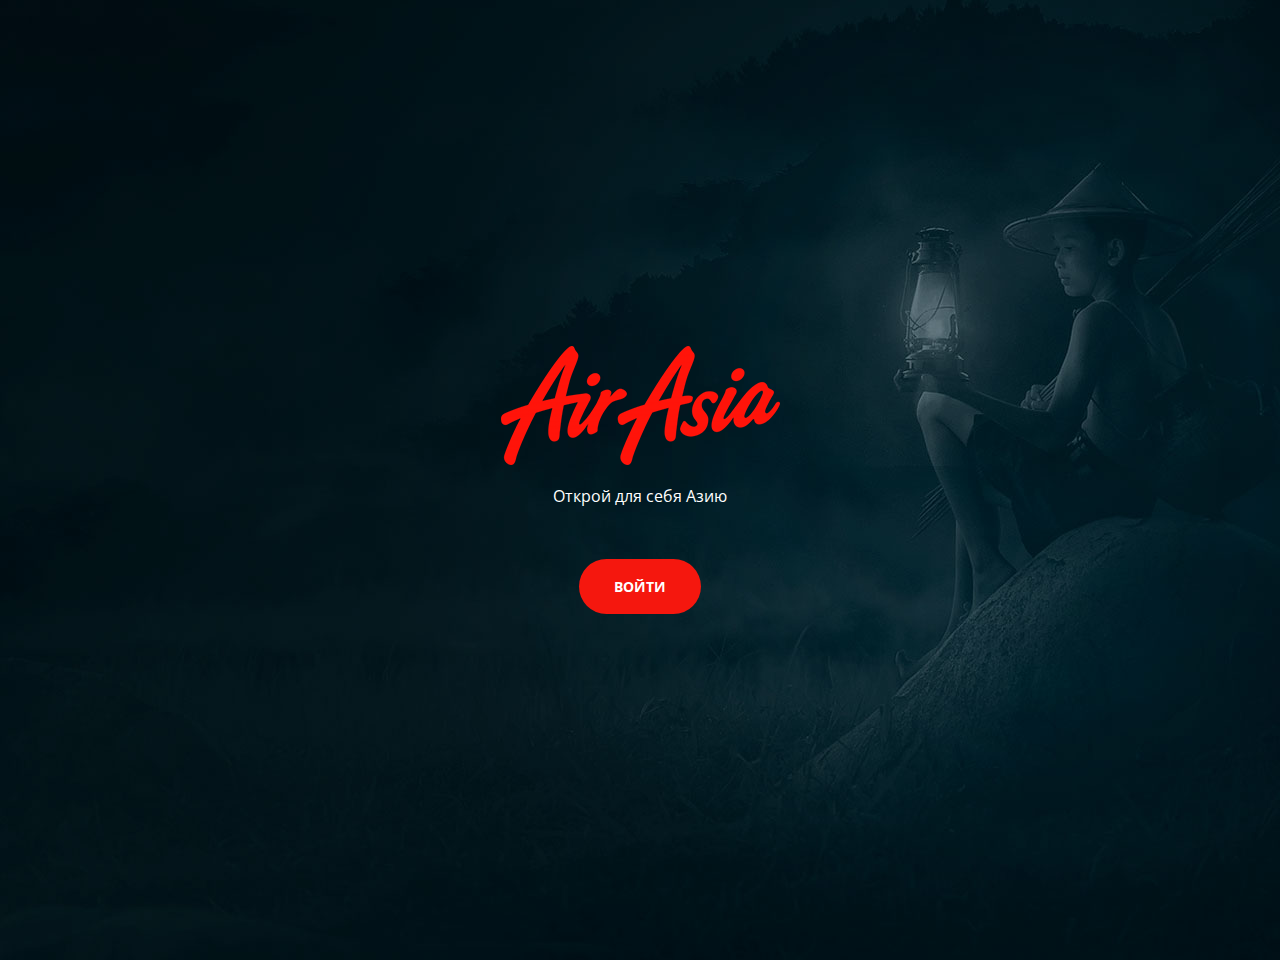
<file: index.html>
<!DOCTYPE html>
<html lang="en">
<head>
  <meta charset="UTF-8">
  <meta http-equiv="X-UA-Compatible" content="IE=edge">
  <meta name="viewport" content="width=device-width, initial-scale=1.0">
  <title>Начало | AirAsia</title>
  <link rel="preconnect" href="https://fonts.gstatic.com">
  <link href="https://fonts.googleapis.com/css2?family=Open+Sans:wght@400;700&display=swap" rel="stylesheet">
  <link rel="stylesheet" href="https://cdnjs.cloudflare.com/ajax/libs/animate.css/4.1.1/animate.min.css"/>
  <link rel="stylesheet" href="main.css">
</head>

<body>
  <div class="wrapper">
    <div class="container-background">
      <div class="start animate__animated animate__heartBeat">
        <img class="start-logo" src="./img/лого2.png" alt="" srcset="">
        <div class="open">Открой для себя Азию</div>
        <a href="main.html" class="button button__details button__details--start ">Войти</a>
      </div>
    </div>
  </div>
</body>
</html>
</file>
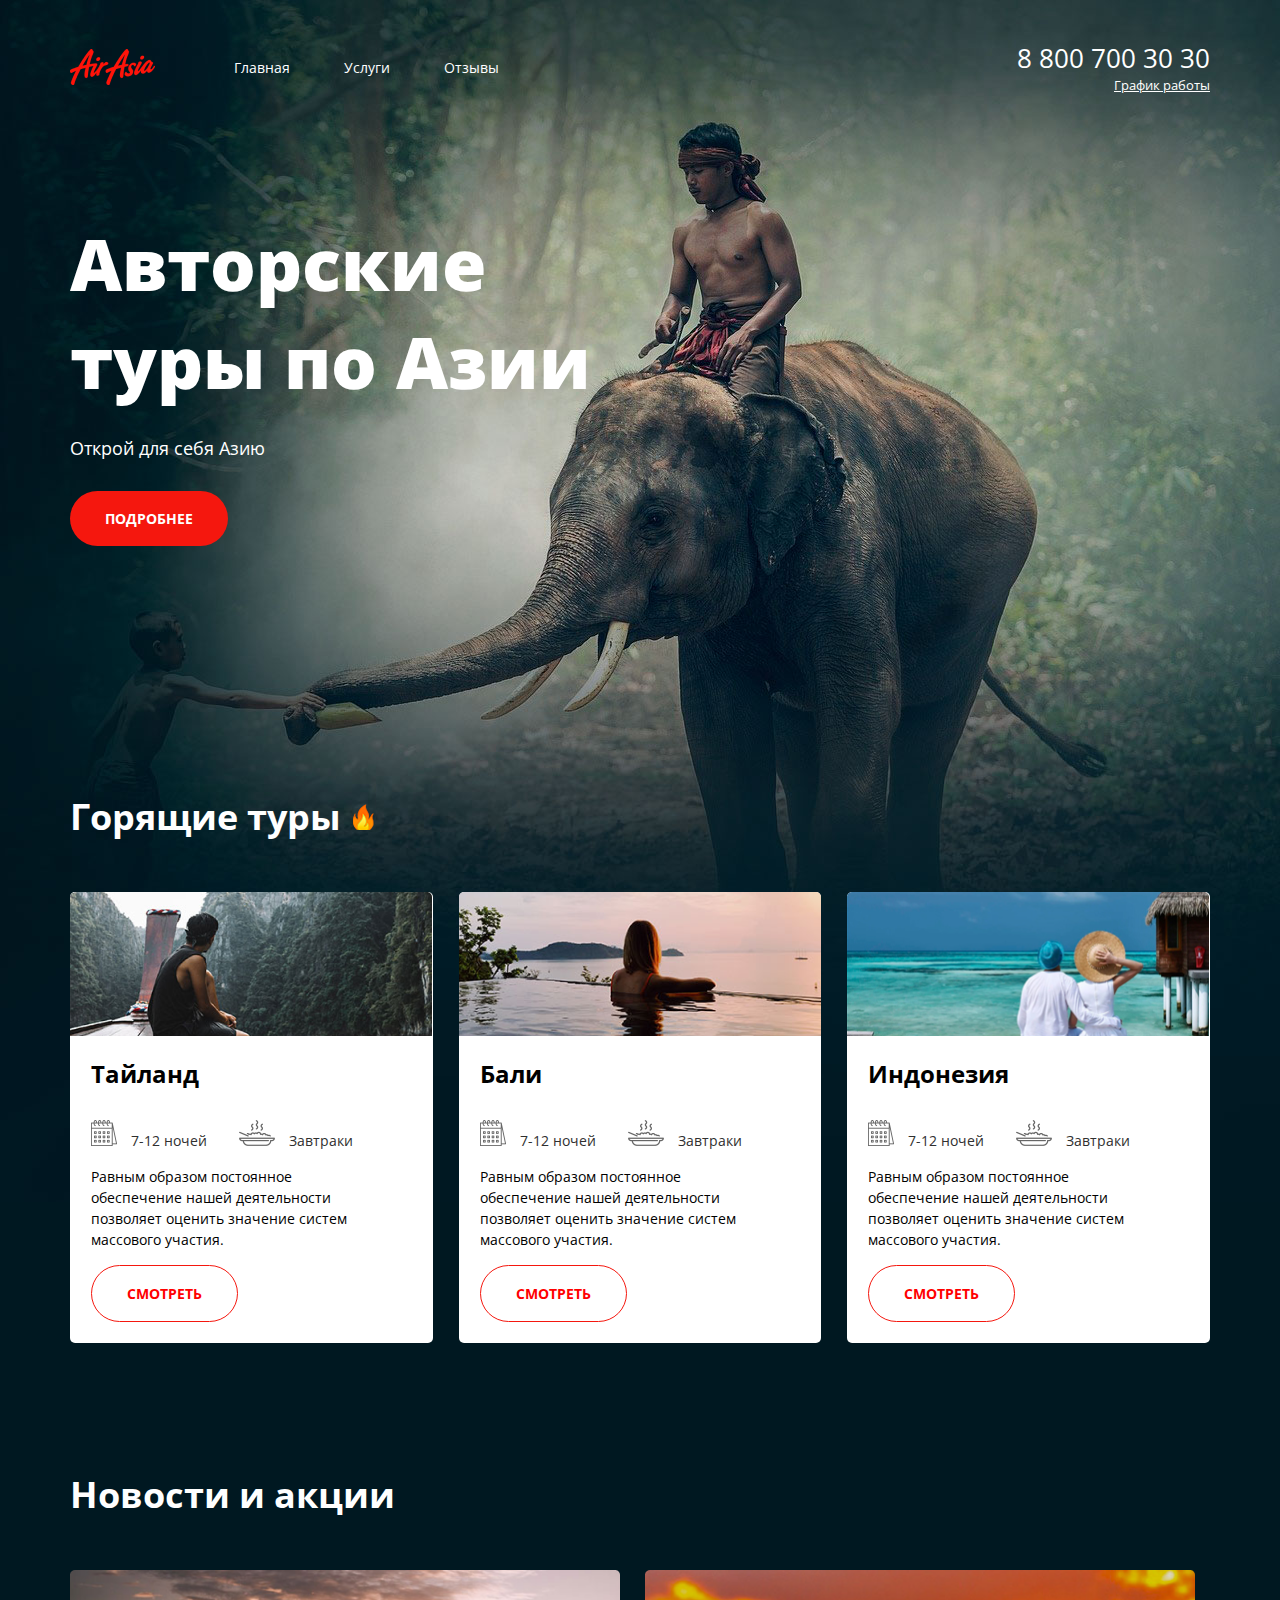
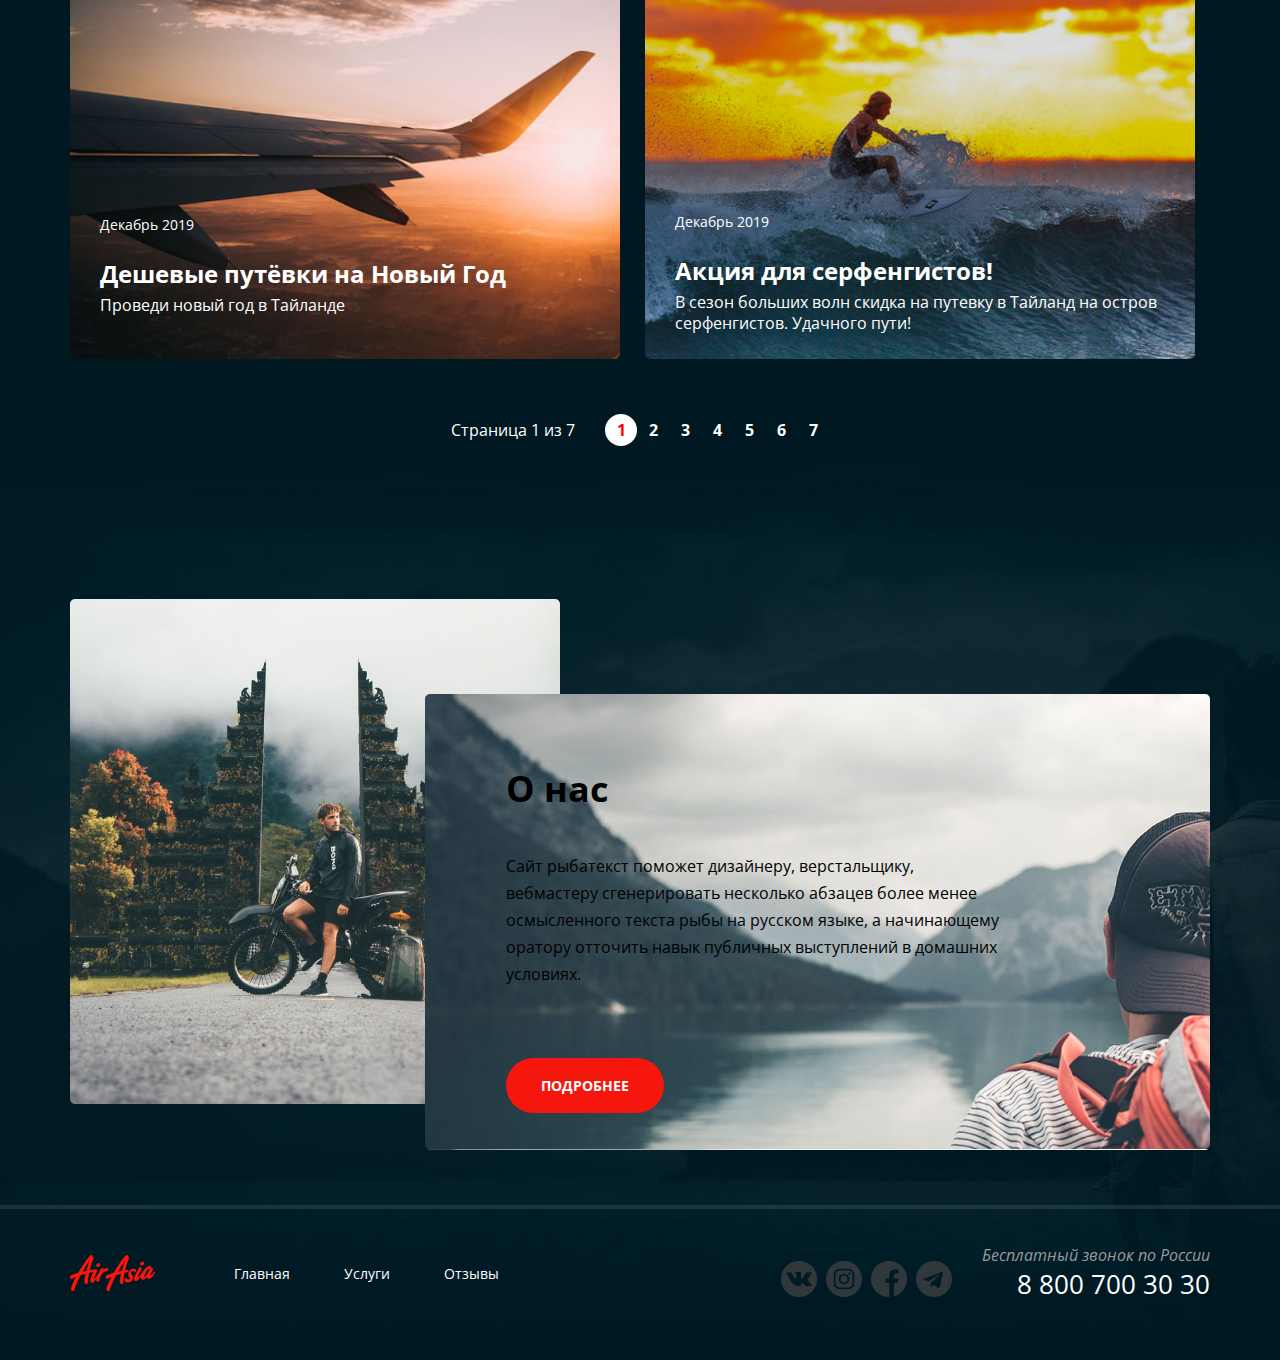
<file: main.html>
<!DOCTYPE html>
<html lang="ru">

<head>
  <meta charset="UTF-8">
  <meta http-equiv="X-UA-Compatible" content="IE=edge">
  <meta name="viewport" content="width=device-width, initial-scale=1.0">
  <title>Главная | AirAsia</title>
  <link rel="preconnect" href="https://fonts.gstatic.com">
  <link href="https://fonts.googleapis.com/css2?family=Open+Sans:wght@400;700&display=swap" rel="stylesheet">
  <link rel="stylesheet" href="main.css">
</head>

<body>
  <!-- обертка сайта -->
  <div class="wrapper main-page-wrapper">
    <!-- шапка сайта -->
    <header class="header container">
      <div class="header__col">
        <a href="main.html" class="logo">
          <img src="img/лого.png" alt="Логотип" class="logo__pic">
        </a>
        <!-- меню сайта -->
        <nav class="menu">
          <ul class="menu__columns">
            <li class="menu__list">
              <a href="main.html" class="menu__title">Главная</a>
            </li>
            <li class="menu__list">
              <a href="services.html" class="menu__title">Услуги</a>
            </li>
            <li class="menu__list">
              <a href="reviews.html" class="menu__title">Отзывы</a>
            </li>
          </ul>
        </nav>
      </div>
      <div class="header__col header__col--align--right">
        <address class="contacts">
          <a href="tel:+78007003030" class="contacts__phone">8 800 700 30 30</a>
          <div class="contacts__workhours">
            <a href="#" class="contact__link">График работы</a>
            <div class="contact__drop">
              <ul class="contact__list">
                <li class="contact__item contact__item__bold">Пн-Вс: 09:00 - 20:00</li>
                <li class="contact__item">Обед 14:00 - 14:30</li>
              </ul>
            </div>
          </div>
        </address>
      </div>
    </header>
    <!-- обёртка для страницы -->
    <div class="page-content">
      <!-- основное содержимое страницы -->
      <main class="main">
        <section class="headline container">
          <h1 class="headline__text"><strong>Авторские туры по Азии</strong></h1>
          <div class="headline__slogan">Открой для себя Азию</div>
          <a href="" class="button button__details" target="_blank">подробнее</a>
        </section>
        <section class="main-content container">
          <h2 class="title main-content__text">Горящие туры</h2>
          <ul class="offers">
            <li class="offer-item">
              <img class="offer-item__picture" src="img/river.png" alt="Тайланд">
              <div class="offer-item__desc">
                <h3 class="offer-item__subtitle">Тайланд</h3>
                <ul class="offer-item__conditions">
                  <li class="offer-item__conditions-item">
                    <img class="offer-item__icon" src="img/calendar.png" alt="Дата">
                    <div class="offer-item__text">7-12 ночей</div>
                  </li>
                  <li class="offer-item__conditions-item">
                    <img class="offer-item__icon" src="img/meal.png" alt="Еда">
                    <div class="offer-item__text">Завтраки</div>
                  </li>
                </ul>
                <p class="offer-item__text">Равным образом постоянное обеспечение нашей деятельности позволяет оценить
                  значение систем массового участия.</p>
                <a href="#" class="button button_watch" target="_blank">смотреть</a>
              </div>
            </li>
            <li class="offer-item">
              <img class="offer-item__picture" src="img/pool.png" alt="Бали">
              <div class="offer-item__desc">
                <h3 class="offer-item__subtitle">Бали</h3>
                <ul class="offer-item__conditions">
                  <li class="offer-item__conditions-item">
                    <img class="offer-item__icon" src="img/calendar.png" alt="Дата">
                    <div class="offer-item__text">7-12 ночей</div>
                  </li>
                  <li class="offer-item__conditions-item">
                    <img class="offer-item__icon" src="img/meal.png" alt="Еда">
                    <div class="offer-item__text">Завтраки</div>
                  </li>
                </ul>
                <p class="offer-item__text">Равным образом постоянное обеспечение нашей деятельности позволяет оценить
                  значение систем массового участия.</p>
                <a href="#" class="button button_watch" target="_blank">смотреть</a>
              </div>
            </li>
            <li class="offer-item">
              <img class="offer-item__picture" src="img/ocean.png" alt="Индонезия">
              <div class="offer-item__desc">
                <h3 class="offer-item__subtitle">Индонезия</h3>
                <ul class="offer-item__conditions">
                  <li class="offer-item__conditions-item">
                    <img class="offer-item__icon" src="img/calendar.png" alt="Дата">
                    <div class="offer-item__text">7-12 ночей</div>
                  </li>
                  <li class="offer-item__conditions-item">
                    <img class="offer-item__icon" src="img/meal.png" alt="Еда">
                    <div class="offer-item__text">Завтраки</div>
                  </li>
                </ul>
                <p class="offer-item__text">Равным образом постоянное обеспечение нашей деятельности позволяет оценить
                  значение систем массового участия.</p>
                <a href="#" class="button button_watch" target="_blank">смотреть</a>
              </div>
            </li>


          </ul>



        </section>
        <section class="news container">
          <h2 class="title news__headline">Новости и акции</h2>
          <ul class="news-list">
            <li class="news-item">
              <img class="news-item__icon" src="img/plain.png" alt="">
              <div class="news__text--content">
                <div class="news__date">Декабрь 2019</div>
                <h3 class="news__title">Дешевые путёвки на Новый Год</h3>
                <div class="news__slogan">Проведи новый год в Тайланде</div>
              </div>
            </li>

            <li class="news-item">
              <img class="news-item__icon" src="img/Surfer.png" alt="">
              <div class="news__text--content">
                <div class="news__date">Декабрь 2019</div>
                <h3 class="news__title">Акция для серфенгистов!</h3>
                <div class="news__slogan">В сезон больших волн скидка на путевку в Тайланд на остров серфенгистов.
                  Удачного пути!</div>
              </div>
            </li>
          </ul>

          <div class="paginator">
            <div class="paginator__display">Страница 1 из 7</div>
            <ul class="paginator__list">
              <li class="paginator__item paginator__item--active">
                <a href="#" class="paginator__link">1</a>
              </li>
              <li class="paginator__item">
                <a href="#" class="paginator__link">2</a>
              </li>
              <li class="paginator__item">
                <a href="#" class="paginator__link">3</a>
              </li>
              <li class="paginator__item">
                <a href="#" class="paginator__link">4</a>
              </li>
              <li class="paginator__item">
                <a href="#" class="paginator__link">5</a>
              </li>
              <li class="paginator__item">
                <a href="#" class="paginator__link">6</a>
              </li>
              <li class="paginator__item">
                <a href="#" class="paginator__link">7</a>
              </li>
            </ul>
          </div>

        </section>
        <section class="about container">
          <!-- <img class="about__icon1" src="img/gates.png" alt="">
            <img class="about__icon2" src="img/mountains.png" alt=""> -->
          <div class="about__desc">
            <h3 class="title about__title">О нас</h3>
            <div class="about__desc-text">
              <p>Сайт рыбатекст поможет дизайнеру, верстальщику, вебмастеру сгенерировать несколько абзацев более менее
                осмысленного текста рыбы на русском языке, а начинающему оратору отточить навык публичных выступлений в
                домашних условиях.
              </p>
              <a href="#" class="button button__details" target="_blank">подробнее</a>
            </div>


          </div>
        </section>

      </main>
    </div>
    <footer class="footer">
      <div class="container footer__container">
        <div class="footer__col">
          <a href="main.html" class="logo">
            <img src="img/лого.png" alt="Логотип" class="logo__pic">
          </a>
          <nav class="menu">
            <ul class="menu__columns">
              <li class="menu__list">
                <a href="main.html" class="menu__title">Главная</a>
              </li>
              <li class="menu__list">
                <a href="services.html" class="menu__title">Услуги</a>
              </li>
              <li class="menu__list">
                <a href="reviews.html" class="menu__title">Отзывы</a>
              </li>
            </ul>
          </nav>
        </div>
        <div class="footer__col footer__col--align--right">
          <ul class="socials">
            <li class="socials__item">
              <a href="//vk.com" target="_blank" class="socials__item--icon">
                <img src="img/vk.png" alt="">
              </a>
              <a href="//instagram.com/" target="_blank" class="socials__item--icon">
                <img src="img/in.png" alt="">
              </a>
              <a href="//facebook.com" target="_blank" class="socials__item--icon">
                <img src="img/f.png" alt="">
              </a>
              <a href="" target="_blank">
                <img src="img/telegram.png" alt="" class="socials__item--icon">
              </a>
            </li>
          </ul>
          <address class="contacts__footer">
            <div class="contacts__call">Бесплатный звонок по России</div>
            <a href="tel: +78007003030" class="contacts__phone">8 800 700 30 30</a>
          </address>
        </div>
      </div>
    </footer>
  </div>
</body>

</html>
</file>
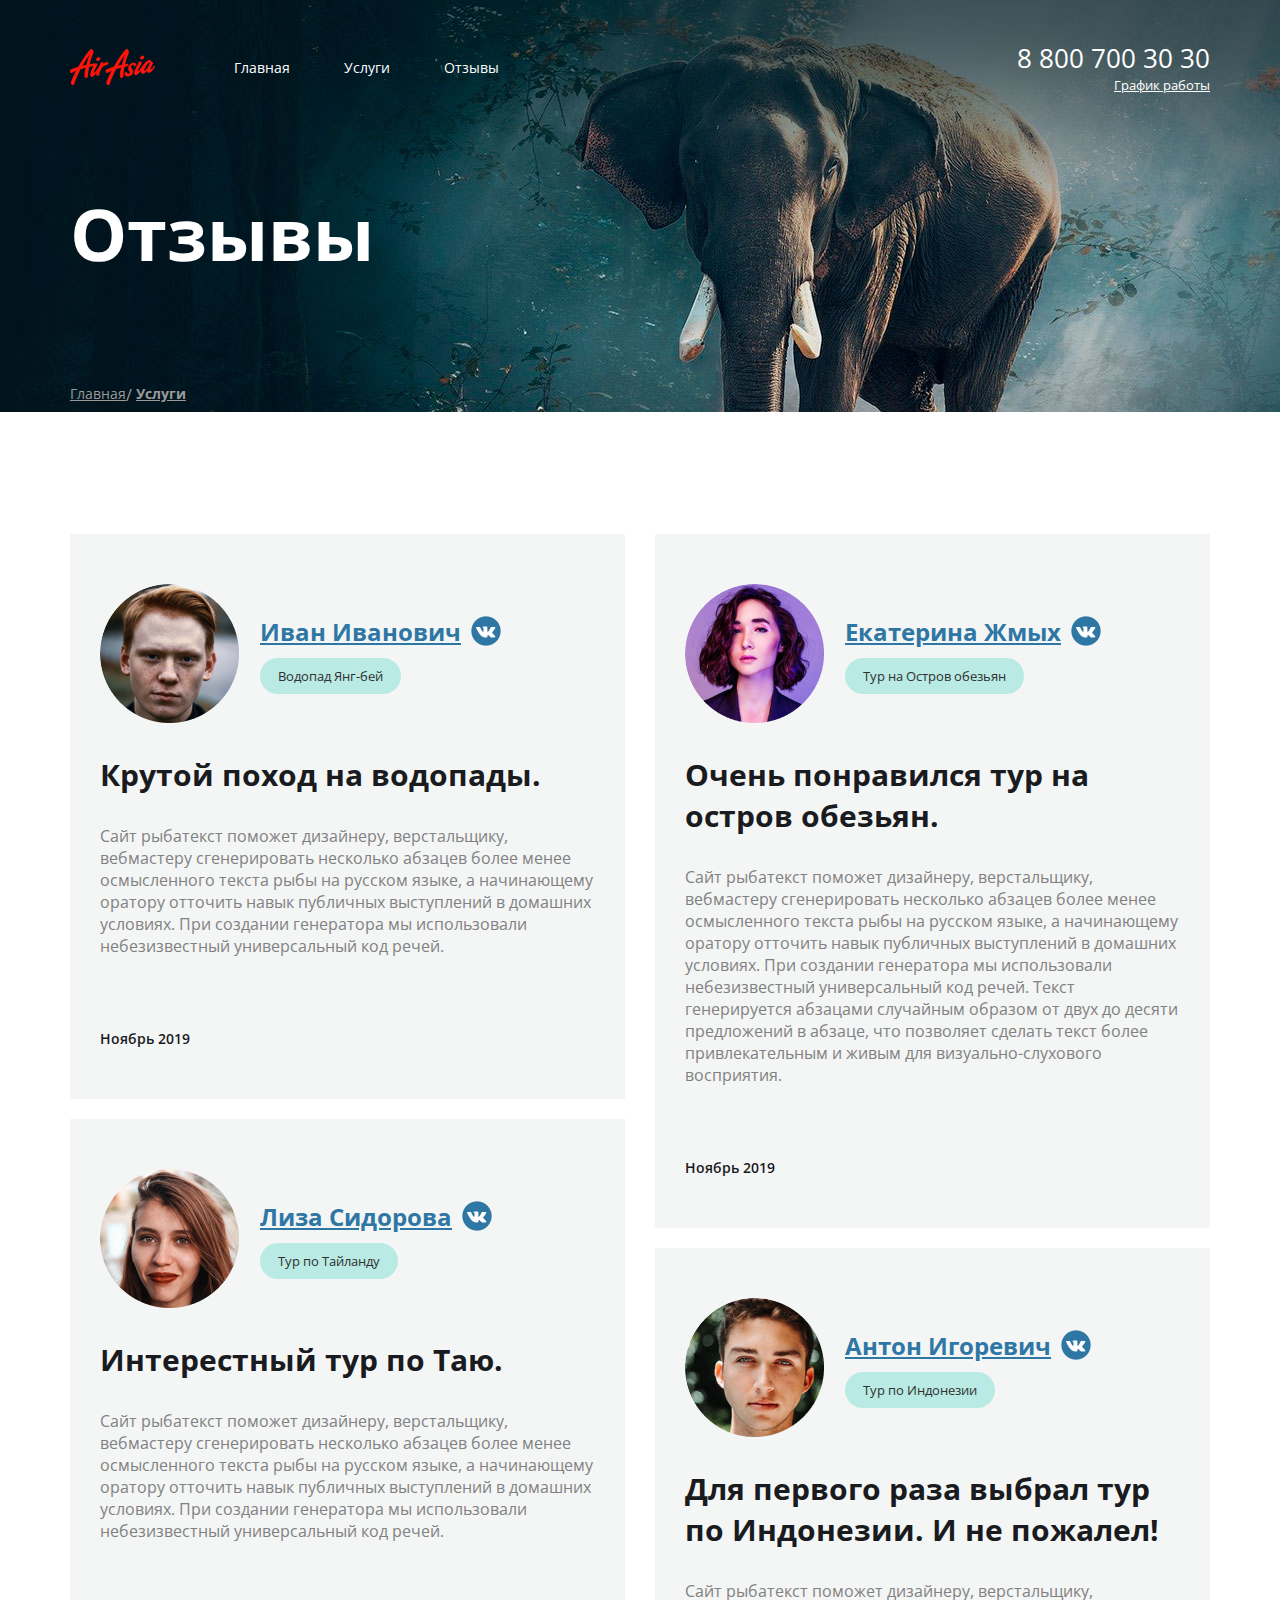
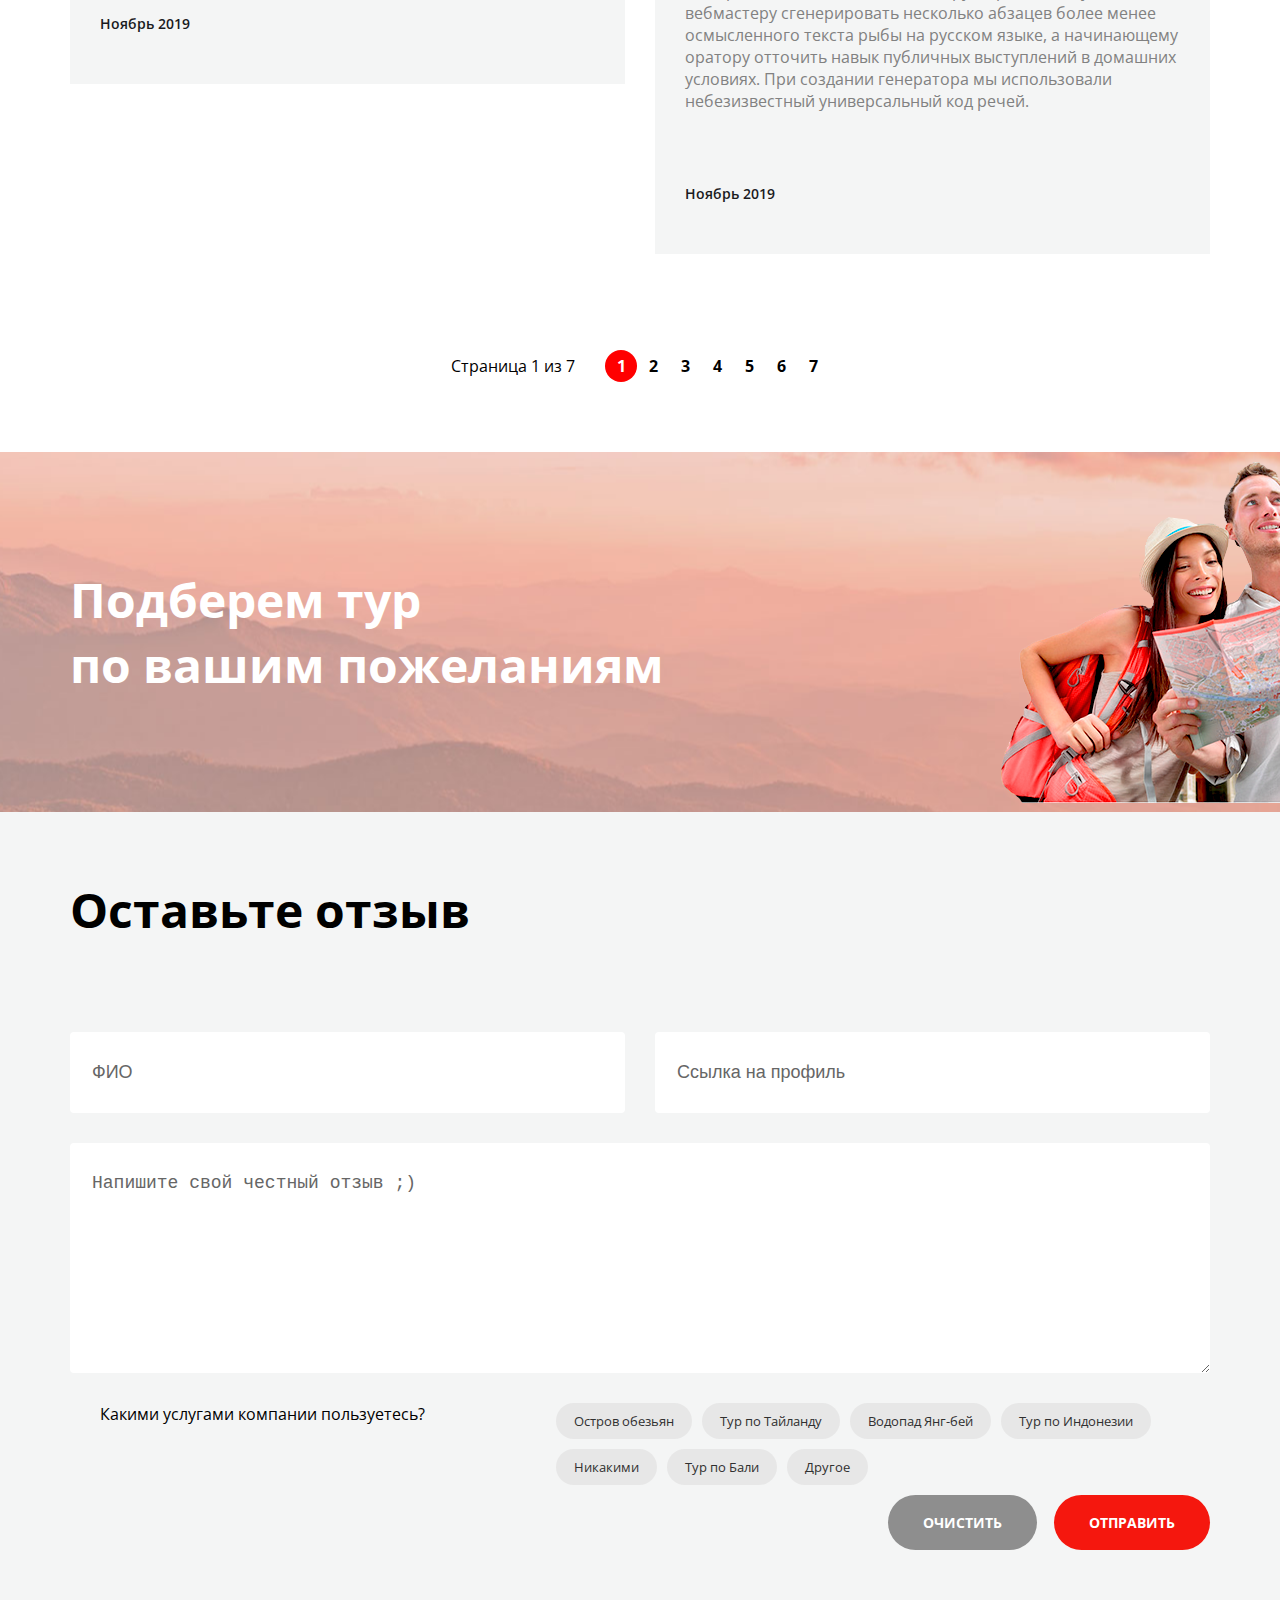
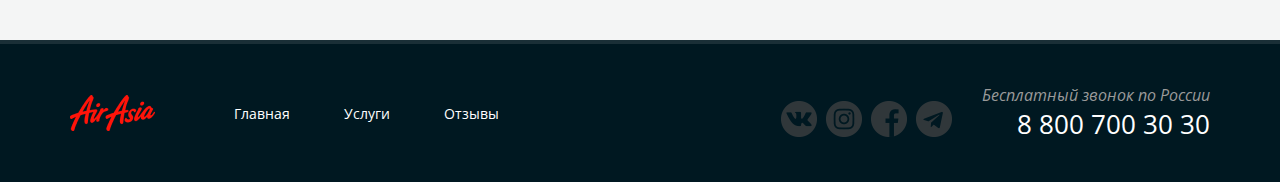
<file: reviews.html>
<!DOCTYPE html>
<html lang="ru">

<head>
  <meta charset="UTF-8">
  <meta http-equiv="X-UA-Compatible" content="IE=edge">
  <meta name="viewport" content="width=device-width, initial-scale=1.0">
  <title>Отзывы | AirAsia</title>
  <link rel="preconnect" href="https://fonts.gstatic.com">
  <link href="https://fonts.googleapis.com/css2?family=Open+Sans:wght@400;700&display=swap" rel="stylesheet">
  <link rel="stylesheet" href="main.css">
</head>

<body>
  <div class="wrapper services-wrapper">
    <section class="top-line">
      <div class="container top-line__container">
        <header class="header">
          <div class="header__col">
            <a href="main.html" class="logo">
              <img src="img/лого.png" alt="Логотип" class="logo__pic">
            </a>
            <nav class="menu">
              <ul class="menu__columns">
                <li class="menu__list">
                  <a href="main.html" class="menu__title">Главная</a>
                </li>
                <li class="menu__list">
                  <a href="services.html" class="menu__title">Услуги</a>
                </li>
                <li class="menu__list">
                  <a href="reviews.html" class="menu__title">Отзывы</a>
                </li>
              </ul>
            </nav>
          </div>
          <div class="header__col header__col--align--right">
            <address class="contacts">
              <a href="tel:+78007003030" class="contacts__phone">8 800 700 30 30</a>
              <div class="contacts__workhours">
                <a href="#" class="contact__link">График работы</a>
                <div class="contact__drop">
                  <ul class="contact__list">
                    <li class="contact__item contact__item__bold">Пн-Вс: 09:00 - 20:00</li>
                    <li class="contact__item">Обед 14:00 - 14:30</li>
                  </ul>
                </div>
              </div>
            </address>
          </div>
        </header>
        
        <h1 class="page-title">Отзывы</h1>
        <nav class="breadcrumbs">
          <ul class="breadcrumbs__list">
            <li class="breadcrumbs__item">
              <a href="#" class="breadcrumbs__link">Главная</a>
            </li>
            <li class="breadcrumbs__item breadcrumbs__item--active">
              <a href="#" class="breadcrumbs__link">Услуги</a>
            </li>
          </ul>
        </nav>
      </div>
    </section>

    <section class="page-services container">
      <div class="container">
        <ul class="reviews">
          <li class="review__item review">
            <div class="review__header">
              <div class="review__photo">
                <div class="avatar">
                  <img src="./img/Reviews/Эллипс.png" alt="user">
                </div>
              </div>
              <div class="review__userdata">
                <a href="#" class="review__user">Иван Иванович</a>
                <ul class="review__tag">
                  <li class="review__tag--item tag tag--bg--green">Водопад Янг-бей</li>
                </ul>
              </div>
            </div> 
            <div class="review__content">
              <h3 class="review__title">Крутой поход на водопады.</h3>
              <div class="review__content--text">
                <p>
                  Сайт рыбатекст поможет дизайнеру, верстальщику, вебмастеру сгенерировать несколько абзацев более менее осмысленного текста рыбы на русском языке, а начинающему оратору отточить навык публичных выступлений в домашних условиях. При создании генератора мы использовали небезизвестный универсальный код речей.
                </p>
              </div>
              <time class="review__date">Ноябрь 2019</time>
            </div>
          </li>
          <li class="review__item review">
            <div class="review__header">
              <div class="review__photo">
                <div class="avatar">
                  <img src="./img/Reviews/Эллипс (2).png" alt="user">
                </div>
              </div>
              <div class="review__userdata">
                <a href="#" class="review__user">Лиза Сидорова</a>
                <ul class="review__tag">
                  <li class="review__tag--item tag tag--bg--green">Тур по Тайланду</li>
                </ul>
              </div>
            </div> 
            <div class="review__content">
              <h3 class="review__title">Интерестный тур по Таю.</h3>
              <div class="review__content--text">
                <p>
                  Сайт рыбатекст поможет дизайнеру, верстальщику, вебмастеру сгенерировать несколько абзацев более менее осмысленного текста рыбы на русском языке, а начинающему оратору отточить навык публичных выступлений в домашних условиях. При создании генератора мы использовали небезизвестный универсальный код речей.
                </p>
              </div>
              <time class="review__date">Ноябрь 2019</time>
            </div>
          </li>
          <li class="review__item review">
            <div class="review__header">
              <div class="review__photo">
                <div class="avatar">
                  <img src="./img/Reviews/Эллипс (1).png" alt="user">
                </div>
              </div>
              <div class="review__userdata">
                <a href="#" class="review__user">Екатерина Жмых</a>
                <ul class="review__tag">
                  <li class="review__tag--item tag tag--bg--green">Тур на Остров обезьян</li>
                </ul>
              </div>
            </div> 
            <div class="review__content">
              <h3 class="review__title">Очень понравился тур на остров обезьян.</h3>
              <div class="review__content--text">
                <p>
                  Сайт рыбатекст поможет дизайнеру, верстальщику, вебмастеру сгенерировать несколько абзацев более менее осмысленного текста рыбы на русском языке, а начинающему оратору отточить навык публичных выступлений в домашних условиях. При создании генератора мы использовали небезизвестный универсальный код речей. Текст генерируется абзацами случайным образом от двух до десяти предложений в абзаце, что позволяет сделать текст более привлекательным и живым для визуально-слухового восприятия.
                </p>
              </div>
              <time class="review__date">Ноябрь 2019</time>
            </div>
          </li>
          <li class="review__item review">
            <div class="review__header">
              <div class="review__photo">
                <div class="avatar">
                  <img src="./img/Reviews/Эллипс (3).png" alt="user">
                </div>
              </div>
              <div class="review__userdata">
                <a href="#" class="review__user">Антон Игоревич</a>
                <ul class="review__tag">
                  <li class="review__tag--item tag tag--bg--green">Тур по Индонезии</li>
                </ul>
              </div>
            </div> 
            <div class="review__content">
              <h3 class="review__title">Для первого раза выбрал тур по Индонезии. И не пожалел!</h3>
              <div class="review__content--text">
                <p>
                  Сайт рыбатекст поможет дизайнеру, верстальщику, вебмастеру сгенерировать несколько абзацев более менее осмысленного текста рыбы на русском языке, а начинающему оратору отточить навык публичных выступлений в домашних условиях. При создании генератора мы использовали небезизвестный универсальный код речей.
                </p>
              </div>
              <time class="review__date">Ноябрь 2019</time>
            </div>
          </li>
        </ul>
        
        
        <div class="paginator paginator__service">
          <div class="paginator__display paginator__display--black">Страница 1 из 7</div>
          <ul class="paginator__list ">
            <li class="paginator__item  paginator__item--black--active">
              <a href="#" class="paginator__link paginator__link--black">1</a>
            </li>
            <li class="paginator__item">
              <a href="#" class="paginator__link paginator__link--black">2</a>
            </li>
            <li class="paginator__item">
              <a href="#" class="paginator__link paginator__link--black">3</a>
            </li>
            <li class="paginator__item">
              <a href="#" class="paginator__link paginator__link--black">4</a>
            </li>
            <li class="paginator__item">
              <a href="#" class="paginator__link paginator__link--black">5</a>
            </li>
            <li class="paginator__item">
              <a href="#" class="paginator__link paginator__link--black">6</a>
            </li>
            <li class="paginator__item">
              <a href="#" class="paginator__link paginator__link--black">7</a>
            </li>
          </ul>
        </div>
      </div>
    </section>
    <section class="separator">
      <div class="container">
        <div class="seporator__content">
          <h2 class="seporator__title">
            Подберем тур<br> по вашим пожеланиям
          </h2>
        </div>
      </div>
    </section>
    

    <section class="inner_sectoin inner_section--bg--grey"> 
      <div class="container">
        <h2 class="inner-section__title">Оставьте отзыв</h2>
        <form action="" class="form">
          <div class="form__row">
            <input type="text" placeholder="ФИО" class="form__input">
            <input type="text" placeholder="Ссылка на профиль" class="form__input">
          </div>
          <div class="form__row">
            <textarea class="form__input form__input--texteria" placeholder="Напишите свой честный отзыв ;)" name="" id="" cols="30" rows="10"></textarea>
          </div>
          <div class="form__controls">
            <div class="form__controls--title">Какими услугами компании пользуетесь?</div>
            <ul class="controls">
              <li class="controls__item">
                <label class="controls__elem">
                  <input type="checkbox" class="controls__checkbox">
                  <div class="tag controls__tag">Остров обезьян</div>
                </label>
              </li>
              <li class="controls__item">
                <label class="controls__elem">
                  <input type="checkbox" class="controls__checkbox">
                  <div class="tag controls__tag">Тур по Тайланду</div>
                </label>
              </li>
              <li class="controls__item">
                <label class="controls__elem">
                  <input type="checkbox" class="controls__checkbox">
                  <div class="tag controls__tag">Водопад Янг-бей</div>
                </label>
              </li>
              <li class="controls__item">
                <label class="controls__elem">
                  <input type="checkbox" class="controls__checkbox">
                  <div class="tag controls__tag">Тур по Индонезии</div>
                </label>
              </li>
              <li class="controls__item">
                <label class="controls__elem">
                  <input type="checkbox" class="controls__checkbox">
                  <div class="tag controls__tag">Никакими</div>
                </label>
              </li>
              <li class="controls__item">
                <label class="controls__elem">
                  <input type="checkbox" class="controls__checkbox">
                  <div class="tag controls__tag">Тур по Бали</div>
                </label>
              </li>
              <li class="controls__item">
                <label class="controls__elem">
                  <input type="checkbox" class="controls__checkbox">
                  <div class="tag controls__tag">Другое</div>
                </label>
              </li>
            </ul>
          </div>
          <div class="form__button">
            <button class="button form__btn button__clear">очистить</button>
            <button class="button form__btn button__send">отправить</button>
          </div>
        </form>
      </div>
    </section> 

    <footer class="footer inner-footer">
      <div class="container footer__container">
        <div class="footer__col">
          <a href="main.html" class="logo">
            <img src="img/лого.png" alt="Логотип" class="logo__pic">
          </a>
          <nav class="menu">
            <ul class="menu__columns">
              <li class="menu__list">
                <a href="main.html" class="menu__title">Главная</a>
              </li>
              <li class="menu__list">
                <a href="services.html" class="menu__title">Услуги</a>
              </li>
              <li class="menu__list">
                <a href="reviews.html" class="menu__title">Отзывы</a>
              </li>
            </ul>
          </nav>
        </div>
        <div class="footer__col footer__col--align--right">
          <ul class="socials">
            <li class="socials__item">
              <a href="//vk.com" target="_blank" class="socials__item--icon">
                <img src="img/vk.png" alt="">
              </a>
              <a href="//instagram.com/" target="_blank" class="socials__item--icon">
                <img src="img/in.png" alt="">
              </a>
              <a href="//facebook.com" target="_blank" class="socials__item--icon">
                <img src="img/f.png" alt="">
              </a>
              <a href="" target="_blank">
                <img src="img/telegram.png" alt="" class="socials__item--icon">
              </a>
            </li>
          </ul>
          <address class="contacts__footer">
            <div class="contacts__call">Бесплатный звонок по России</div>
            <a href="tel: +78007003030" class="contacts__phone">8 800 700 30 30</a>
          </address>
        </div>
      </div>
    </footer>
  </div>
</body>

</html>
</file>
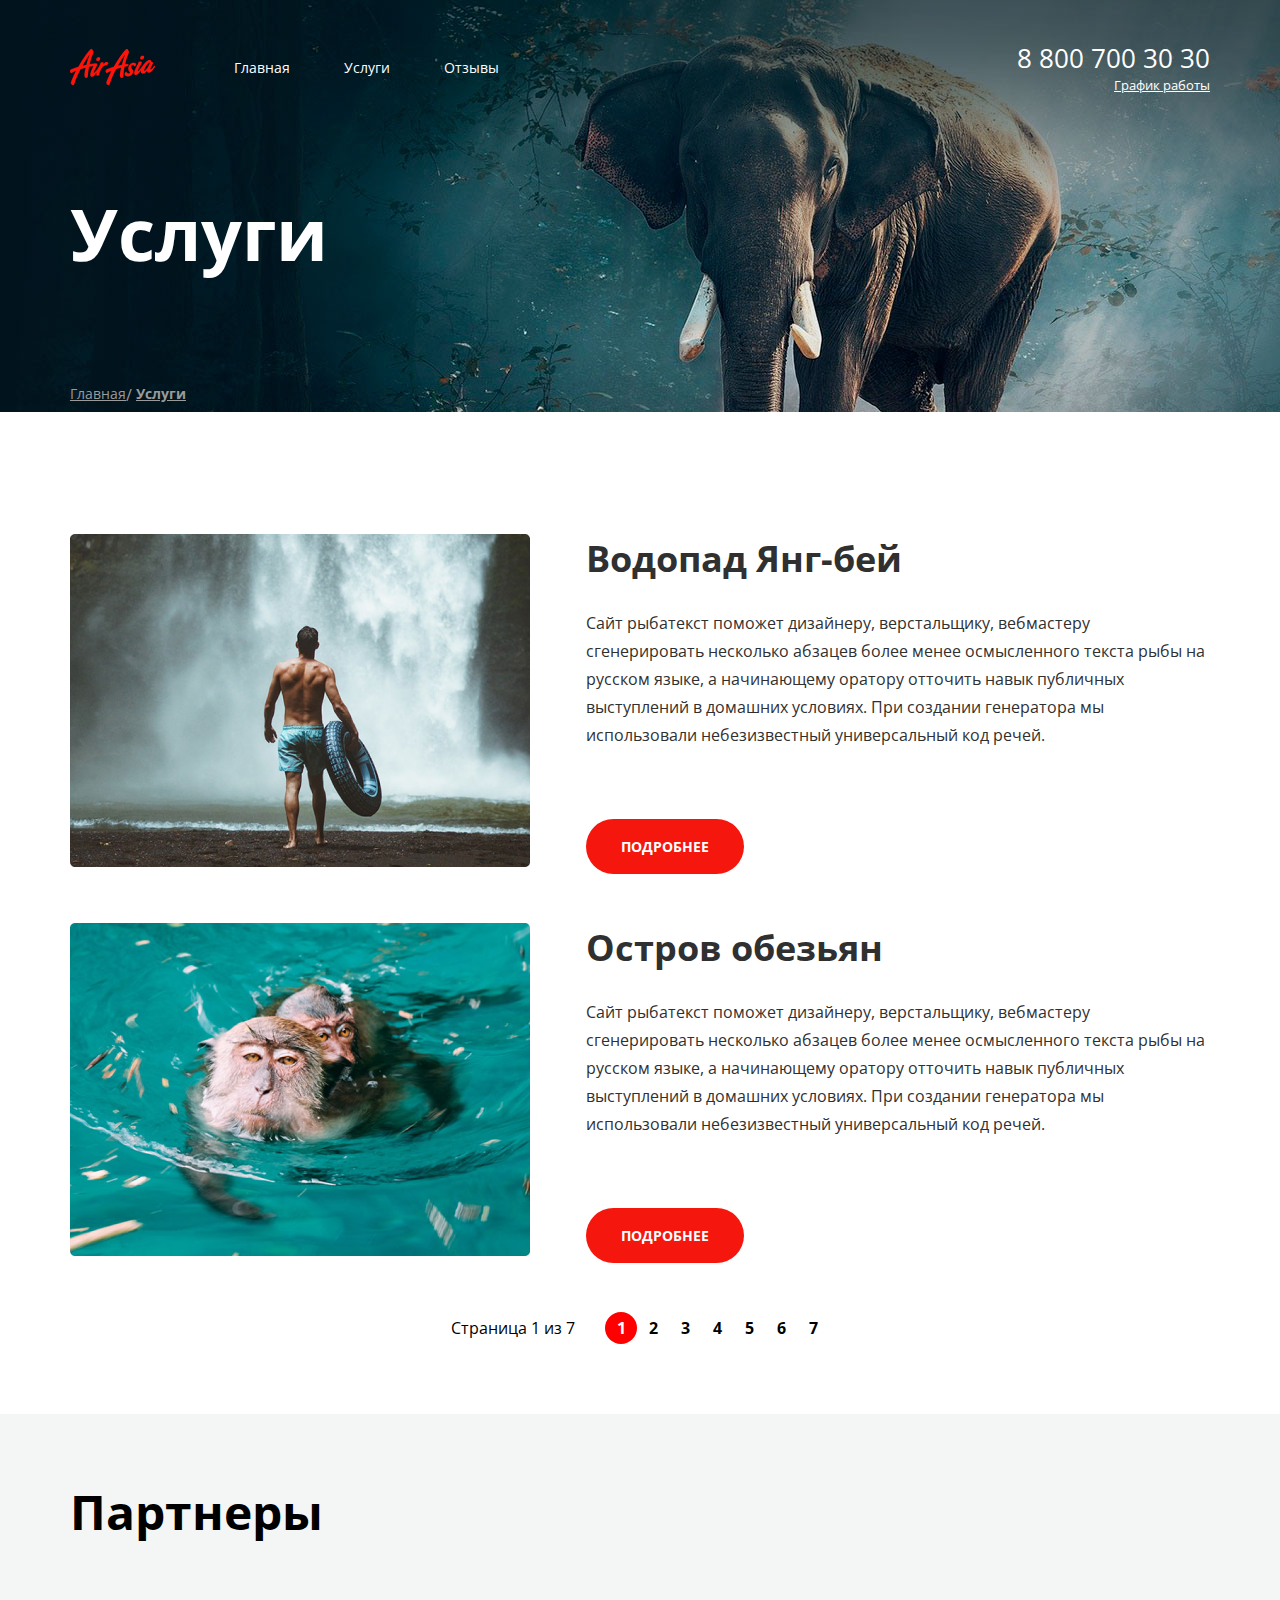
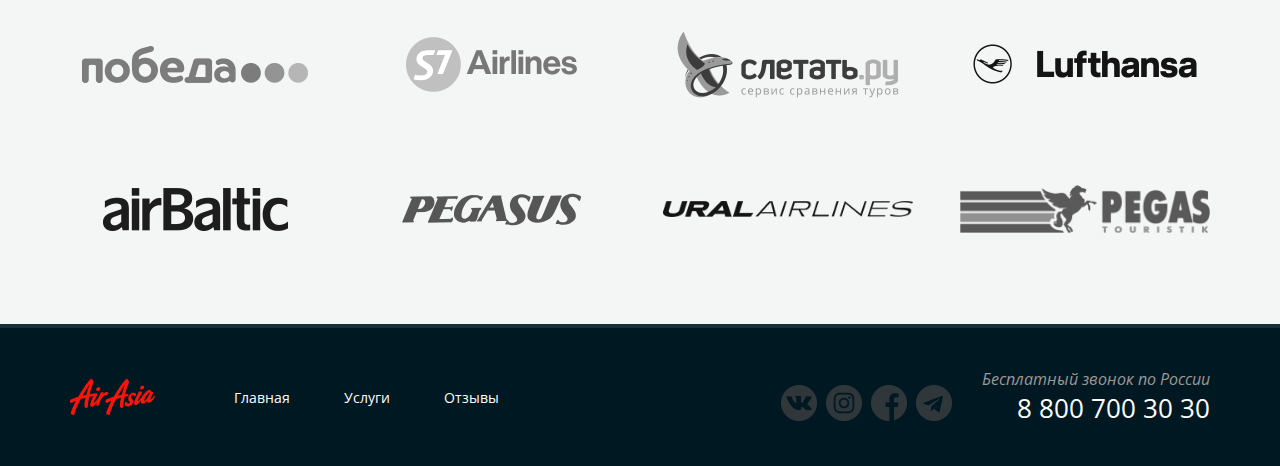
<file: services.html>
<!DOCTYPE html>
<html lang="ru">

<head>
  <meta charset="UTF-8">
  <meta http-equiv="X-UA-Compatible" content="IE=edge">
  <meta name="viewport" content="width=device-width, initial-scale=1.0">
  <title>Услуги | AirAsia</title>
  <link rel="preconnect" href="https://fonts.gstatic.com">
  <link href="https://fonts.googleapis.com/css2?family=Open+Sans:wght@400;700&display=swap" rel="stylesheet">
  <link rel="stylesheet" href="main.css">
</head>

<body>
  <div class="wrapper services-wrapper">
    <section class="top-line">
      <div class="container top-line__container">
        <header class="header">
          <div class="header__col">
            <a href="main.html" class="logo">
              <img src="img/лого.png" alt="Логотип" class="logo__pic">
            </a>
            <nav class="menu">
              <ul class="menu__columns">
                <li class="menu__list">
                  <a href="main.html" class="menu__title">Главная</a>
                </li>
                <li class="menu__list">
                  <a href="services.html" class="menu__title">Услуги</a>
                </li>
                <li class="menu__list">
                  <a href="reviews.html" class="menu__title">Отзывы</a>
                </li>
              </ul>
            </nav>
          </div>
          <div class="header__col header__col--align--right">
            <address class="contacts">
              <a href="tel:+78007003030" class="contacts__phone">8 800 700 30 30</a>
              <div class="contacts__workhours">
                <a href="#" class="contact__link">График работы</a>
                <div class="contact__drop">
                  <ul class="contact__list">
                    <li class="contact__item contact__item__bold">Пн-Вс: 09:00 - 20:00</li>
                    <li class="contact__item">Обед 14:00 - 14:30</li>
                  </ul>
                </div>
              </div>
            </address>
          </div>
        </header>
        
        <h1 class="page-title">Услуги</h1>
        <nav class="breadcrumbs">
          <ul class="breadcrumbs__list">
            <li class="breadcrumbs__item">
              <a href="#" class="breadcrumbs__link">Главная</a>
            </li>
            <li class="breadcrumbs__item breadcrumbs__item--active">
              <a href="#" class="breadcrumbs__link">Услуги</a>
            </li>
          </ul>
        </nav>
      </div>
    </section>

    <section class="page-services container">
      <div class="container">
        <ul class="content">
          <li class="service__item service">
            <div class="service-img">
              <img class="waterfall__icon" src="./img/Services/waterfall.png" alt="Водопад">
            </div>
            <div class="service__content">
              <h2 class="sercice__headline">Водопад Янг-бей</h2>
              <div class="service__text">
                <p>Сайт рыбатекст поможет дизайнеру, верстальщику, вебмастеру сгенерировать несколько абзацев более менее осмысленного текста рыбы на русском языке, а начинающему оратору отточить навык публичных выступлений в домашних условиях. При создании генератора мы использовали небезизвестный универсальный код речей. </p>
              </div>
              <a href="#" class="button button__details button__details--service ">Подробнее</a>
            </div>  
          </li>
          <li class="service__item service">
              <div class="service-img">
                <img class="island__icon" src="./img/Services/monkeys.png" alt="Остров обезьян">
              </div>
              <div class="service__content">
                <h2 class="sercice__headline">Остров обезьян</h2>
                <div class="service__text">
                  <p>Сайт рыбатекст поможет дизайнеру, верстальщику, вебмастеру сгенерировать несколько абзацев более менее осмысленного текста рыбы на русском языке, а начинающему оратору отточить навык публичных выступлений в домашних условиях. При создании генератора мы использовали небезизвестный универсальный код речей. </p>
                </div>
                <a href="#" class="button button__details button__details--service">Подробнее</a>
              </div>
            </li>
          </ul>
        <div class="paginator paginator__service">
          <div class="paginator__display paginator__display--black">Страница 1 из 7</div>
          <ul class="paginator__list ">
            <li class="paginator__item  paginator__item--black--active">
              <a href="#" class="paginator__link paginator__link--black">1</a>
            </li>
            <li class="paginator__item">
              <a href="#" class="paginator__link paginator__link--black">2</a>
            </li>
            <li class="paginator__item">
              <a href="#" class="paginator__link paginator__link--black">3</a>
            </li>
            <li class="paginator__item">
              <a href="#" class="paginator__link paginator__link--black">4</a>
            </li>
            <li class="paginator__item">
              <a href="#" class="paginator__link paginator__link--black">5</a>
            </li>
            <li class="paginator__item">
              <a href="#" class="paginator__link paginator__link--black">6</a>
            </li>
            <li class="paginator__item">
              <a href="#" class="paginator__link paginator__link--black">7</a>
            </li>
          </ul>
        </div>
      </div>
    
    
    </section>

    

    <section class="inner_sectoin inner_section--bg--grey">
      <div class="container">
        <h2 class="inner-section__title">Партнеры</h2>
        <ul class="partners">
          <li class="partners__item">
            <a href="" class="partners__link">
              <img src="./img/Services/Partners/pobeda.png" alt="pobeda">
            </a>
          </li>
          <li class="partners__item">
            <a href="" class="partners__link">
              <img src="./img/Services/Partners/s7.png" alt="s7">
            </a>
          </li>
          <li class="partners__item">
            <a href="" class="partners__link">
              <img src="./img/Services/Partners/lets-fly.png" alt="lets-fly">
            </a>
          </li>
          <li class="partners__item">
            <a href="" class="partners__link">
              <img src="./img/Services/Partners/lufthansa.png" alt="lufthansa">
            </a>
          </li>
          <li class="partners__item">
            <a href="" class="partners__link">
              <img src="./img/Services/Partners/airbaltic.png" alt="airbaltic">
            </a>
          </li>
          <li class="partners__item">
            <a href="" class="partners__link">
              <img src="./img/Services/Partners/pegasus.png" alt="pegasus">
            </a>
          </li>
          <li class="partners__item">
            <a href="" class="partners__link">
              <img src="./img/Services/Partners/ural.png" alt="ural">
            </a>
          </li>
          <li class="partners__item">
            <a href="" class="partners__link">
              <img src="./img/Services/Partners/pegas.png" alt="pegas">
            </a>
          </li>
        </ul>
      </div>
    </section>

    <footer class="footer inner-footer">
      <div class="container footer__container">
        <div class="footer__col">
          <a href="main.html" class="logo">
            <img src="img/лого.png" alt="Логотип" class="logo__pic">
          </a>
          <nav class="menu">
            <ul class="menu__columns">
              <li class="menu__list">
                <a href="main.html" class="menu__title">Главная</a>
              </li>
              <li class="menu__list">
                <a href="services.html" class="menu__title">Услуги</a>
              </li>
              <li class="menu__list">
                <a href="reviews.html" class="menu__title">Отзывы</a>
              </li>
            </ul>
          </nav>
        </div>
        <div class="footer__col footer__col--align--right">
          <ul class="socials">
            <li class="socials__item">
              <a href="//vk.com" target="_blank" class="socials__item--icon">
                <img src="img/vk.png" alt="">
              </a>
              <a href="//instagram.com/" target="_blank" class="socials__item--icon">
                <img src="img/in.png" alt="">
              </a>
              <a href="//facebook.com" target="_blank" class="socials__item--icon">
                <img src="img/f.png" alt="">
              </a>
              <a href="" target="_blank">
                <img src="img/telegram.png" alt="" class="socials__item--icon">
              </a>
            </li>
          </ul>
          <address class="contacts__footer">
            <div class="contacts__call">Бесплатный звонок по России</div>
            <a href="tel: +78007003030" class="contacts__phone">8 800 700 30 30</a>
          </address>
        </div>
      </div>
    </footer>
  </div>
</body>

</html>
</file>
<file: main.css>
body {
    font-family: 'Open Sans', Arial, Helvetica, sans-serif;
    margin: 0;
    height: 100%;

}

ul {
    margin: 0;
    padding: 0;
    list-style-type: none;
}

h1,
h2,
h3,
h4,
h5,
h6 {
    margin: 0;
}

p {
    margin: 0;
}

img {
    display: block;
    max-width: 100%;
}

.container {
    max-width: 1140px;
    margin-left: auto;
    margin-right: auto;
    width: 100%;
}

.main-page-wrapper {

    background: url(img/1.png) center top no-repeat, url(img/2.png) center bottom no-repeat, #001821;
}

.header {
    padding: 40px 0 40px 0;
    display: flex;
    justify-content: space-between;
}

.header__col {
    display: flex;
    align-items: center;
}


.logo {
    display: block;
    width: 85px;
    height: 36px;
    margin-right: 79px;


}

.menu {
    display: inline-block;
    vertical-align: middle;

}


.contacts {
    display: inline-block;
    vertical-align: middle;
    text-align: right;
}

.menu__list {
    display: inline-block;
}

.menu__title {
    font-size: 14px;
    line-height: 19px;
    color: #FFFFFF;
    text-decoration: none;
    margin-right: 50px;
}

.menu__title:hover {
    color: #DA0100;
}

.contacts__phone {
    font-size: 26px;
    text-decoration: none;
    color: #FFFFFF;
    text-transform: none;
    font-style: normal;
}

.contacts__workhours {
    font-size: 13px;
    line-height: 18px;
    color: #FFFFFF;
    text-decoration-line: underline;
    font-style: normal;
    position: relative;
}

.headline__text {
    font-weight: bold;
    font-size: 72px;
    line-height: 98px;
    width: 550px;
    margin-bottom: 28px;
}

.headline__slogan {
    font-family: Open Sans;
    font-style: normal;
    font-weight: normal;
    font-size: 18px;
    line-height: 20px;
    align-items: center;
    margin-bottom: 33px;
}

.headline {
    color: #ffffff;
    margin-bottom: 246px;
    margin-top: 80px;
}

.button {
    padding: 18px 35px;
    font-family: Open Sans, Helvetica, Arial, sans-serif;
    font-size: 14px;
    text-align: center;
    display: inline-block;
    font-style: normal;
    font-weight: bold;
    line-height: 19px;
    color: #ffffff;
    text-decoration: none;
    text-transform: uppercase;
}

.button__details {
    background: #F5170E;
    border-radius: 35px;

}

.button__clear {
    background: #8E8E8E;
    border: none;
}

.button__clear:hover {
    cursor: pointer;
    background: #2B2B2B;
}

.button__send {
    background: #F5170E;
    border: none;
    cursor: pointer;
}


.button__details--service:hover {
    background: #FFFFFF;
    color: red;
    border: 1px solid #F5170E;
}

.button_watch {
    border: 1px solid #F5170E;
    box-sizing: border-box;
    border-radius: 35px;
    color: red;
}

.button_watch:hover {
    background: red;
    color: #FFFFFF;
}

.main-content {
    margin-bottom: 127px;
}

.main-content__text {
    color: #FFFFFF;
    margin-bottom: 51px;
}

.title {
    font-family: Open Sans, Helvetica, Arial, sans-serif;
    font-style: normal;
    font-weight: bold;
    font-size: 36px;
    line-height: 49px;
}

.main-content__text::after {
    content: "";
    display: inline-block;
    width: 21px;
    height: 26px;
    background-image: url(img/flame.png);
    margin-left: 12px;
}

.offers {
    display: flex;
    justify-content: space-between;
}

.offer-item {
    vertical-align: top;
    width: calc(100% / 3 - 17px);
    background-color: #ffffff;
    border-radius: 5px 5px 5px 5px;
}

.offer-item:last-child {
    margin-right: 0;
}

.offer-item__desc {
    padding: 21px;
    font-family: Open Sans, Helvetica, Arial, sans-serif;
    font-style: normal;
    font-weight: normal;
    font-size: 14px;
    line-height: 22px;
}

.offer-item__conditions-item {
    display: inline-block;
    color: #303030;
    font-family: Open Sans;
}

.offer-item__icon {
    display: inline-block;
    margin-right: 10px;
}

.offer-item__text {
    display: inline-block;
    margin-bottom: 15px;
    line-height: 21px;
    margin-right: 28px;
}

.offer-item__subtitle {
    margin: 25px 0 30px 0px;
    font-family: Open Sans, Helvetica, Arial, sans-serif;
    font-style: normal;
    font-weight: bold;
    font-size: 24px;
    line-height: 33px;
    margin-top: 0px;
}

.news {
    color: #FFFFFF;
}

.news__headline {
    margin-bottom: 51px;
}

.news-list {
    display: flex;
    margin-bottom: 55px;
}

.news-item {
    width: 550px;
    position: relative;
    border-radius: 5px;
    margin-right: 25px;
}

.news-item:last-child {
    margin-right: 0px;
}

.news__text--content {
    position: absolute;
    left: 0;
    right: 0;
    bottom: 0;
    padding: 25px 30px;
    min-height: 120px;
}

.news__date {
    font-size: 14px;
    line-height: 21px;
    margin-bottom: 21px;
}

.news__title {
    font-weight: bold;
    font-size: 24px;
    line-height: 36px;
    margin-bottom: 3px;
}

.news__slogan {
    font-size: 16px;
    line-height: 21px;
}

.paginator {
    margin-bottom: 153px;
    font-family: Open Sans, Helvetica, Arial, sans-serif;
    text-align: center;
    color: #FFFFFF;
}

.paginator__display, .paginator__list {
    display: inline-flex;
    vertical-align: middle;
}

.paginator__display {
    margin-right: 26px;
}

.paginator__item {
    display: flex;
    align-items: center;
    text-align: center;
    vertical-align: middle;
}

.paginator__item--active .paginator__link {
    background: #FFFFFF;
    color: red;
}

.paginator__link:hover {
    background: #FFFFFF;
    color: red;
}




.paginator__link {
    display: block;
    width: 32px;
    height: 32px;
    border-radius: 50%;
    text-decoration: none;
    font-weight: bold;
    color: #FFFFFF;
    font-size: 16px;
    line-height: 32px;
}

.about::before {
    content: "";
    position: absolute;
    display: block;
    width: 490px;
    height: 505px;
    left: 0px;
    top: 0px;
    background: url(img/gates.png) center center / cover no-repeat;
}

.about {
    color: black;
    border-radius: 5px;
    padding: 0 0 55px 0;
    display: flex;
    position: relative;
    justify-content: flex-end;

}

p {
    margin-bottom: 70px;
}

.about__desc {
    background: url(img/mountains.png);
    max-width: 785px;
    min-height: 455px;
    margin-top: 95px;
    position: relative;
    padding: 70px 202px 37px 81px;
    box-sizing: border-box;

}

.about__title {
    font-size: 36px;
    font-weight: bold;
    font-family: Open Sans, Helvetica, Arial, sans-serif;
    margin-bottom: 40px;
    font-family: Open Sans;
    font-style: normal;
    font-weight: bold;
    line-height: 49px;
}

.about__desc-text {
    font-family: Open Sans, Helvetica, Arial, sans-serif;
    font-style: normal;
    font-weight: normal;
    font-size: 16px;
    line-height: 27px;

}

.footer {
    padding: 35px 0 58px 0;
    vertical-align: bottom;
    border-top: 4px solid hsla(0, 0%, 100%, 0.10);
    

}

.footer__container {
    display: flex;
    align-items: center;
    justify-content: space-between;
}

.footer__col {
    display: flex;
    align-items: center;
}

.footer__col--align--right {
    align-items: flex-end;
    justify-content: flex-end;
}

.contacts__footer {
    text-align: right;
}

.contacts__call {
    color: #9A9A9A;

}

.socials {
    vertical-align: bottom;
    margin-right: 30px;
}

.socials__item--icon {
    text-decoration: none;
    display: inline-flex;
    margin-right: 5px;
    opacity: 70%;
}

.socials__item--icon:hover {
    opacity: 100%;
}

.socials__item--icon:last-child {
    margin-right: 0;
}

/* СТРАНИЦА УСЛУГИ */

.services-wrapper {
    background-color: #FFFFFF;
}

.container__top-line {
    flex: 1;
    display: flex;
    flex-direction: column;
    justify-content: space-between;
}

.top-line {
    padding: 0 0 24px 0;
    margin-bottom: 90px;
    min-height: 420px;
    display: flex;
    flex-direction: column;
    background: url(./img/Services/headline\ 1.png) center top no-repeat
}


.page-title {
    font-size: 72px;
    line-height: 98px;
    font-weight: bold;
    margin-top: 50px;
    margin-bottom: 100px;
    color: #FFFFFF;

}

.breadcrumbs {
    display: flex;
    align-items: center;
}

.breadcrumbs__item {
    display: inline-flex;
}

.breadcrumbs__item--active .breadcrumbs__link {
    font-weight: bold;
}

.breadcrumbs__item::after {
    content: '/';
    color: #9a9a9a;
}

.breadcrumbs__item:last-child::after {
    display: none;
}

.breadcrumbs__link {
    font-size: 14px;
    line-height: 19px;
    color: #9a9a9a;
}



.page-services {
    color: #303030;
    display: flex;
    margin-bottom: 70px;
}

.service {
    display: flex;
}

.service__item {
    margin-bottom: 49px;
}

.service-img {
    width: 460px;
    margin-right: 56px;
}



.sercice__headline {
    font-weight: bold;
    font-size: 36px;
    margin-bottom: 26px;
}

.service__text {
    font-size: 16px;
    line-height: 28px;
}

.service__content {
    flex: 1;
}

.paginator__service {
    margin-bottom: 0px;
}

.paginator__display--black {
    color: black;
}

.paginator__link--black {
    color: black;
}

.paginator__link--black:hover {
    color: #FFFFFF;
    background: red;
}

.paginator__item--black--active .paginator__link--black {
    color: #FFFFFF;
    background: red;
}



.inner-section {
    background: #f2f2f2;
    color: #1A1B1E;
}

.inner_section--bg--grey {
    background: #F4F5F5;
    padding: 65px 0 0 0;
}

.inner-section__title {
    font-weight: bold;
    font-size: 48px;
    margin-bottom: 90px;
}

.partners {
    display: flex;
    flex-wrap: wrap;
    align-items: center;
    justify-content: space-between;
}

.partners__link {
    text-decoration: none;
    display: flex;
    align-items: center;
    width: 250px;
    height: 60px;
    justify-content: center;
    filter: grayscale(100%);
}

.partners__link:hover {
    filter: grayscale(0);
}

.partners__item {
    display: flex;
    align-items: center;
    margin-bottom: 85px;



}

.partners__item:nth-child(4п + 1) {
    margin-left: 0;
}

.inner-footer {
    background: #001821;
    padding: 40px 0 40px 0;
}


/* Приветственная страница */

.container-background {
    
    background: url(./img/Start/bg.png) no-repeat;  
    min-height: 960px;
    display: flex;
    align-items: center;
    text-align: center;
}

.start {
    display: block;
    margin-left: auto;
    margin-right: auto;
    
}

.open {
    color: #FFFFFF;
    margin-bottom: 52px;
    animation-name: booM 5s;
}

.start-logo {
    margin-bottom: 20px;
}

.button__details--start:hover {
    background: #DA0100;
}

.contact__link {
    text-decoration: none;
    font-size: 13px;
    color: #FFFFFF;
}

.contact__drop {
    background-color: #CDD1D2;
    opacity: 0;
    border-radius: 4px;
    padding: 16px 20px;
    width: 140px;
    margin-top: 15px;
    position: absolute;
    color: black;
    text-align: left;
    right: 0;
    pointer-events: none;
}

.contact__drop::before {
    content: "";
    display: block;
    width: 0;
    height: 0;
    border: 11px solid transparent;
    border-top-width: 0;
    position: absolute;
    bottom: 100%;
    right: 40px;
    border-bottom-color: #CDD1D2;
}

.contact__drop::after {
    content: "";
    display: block;
    width: 100%;
    height: 15px;
    position: absolute;
    bottom: 100%;
    right: 0;
}

.contacts__workhours:hover .contact__drop {
    opacity: 0.8;
    pointer-events: visible;
}

.contact_item {
    font-size: 13px;
    background: #1E1F20;
}

.contact__item__bold {
    font-weight: bold;
}





/* ОТЗЫВЫ */


.reviews {
    column-count: 2;
    column-gap: 30px;
    margin-bottom: 76px;
}

.review {
    display: inline-flex;
    flex-direction: column;
    padding: 50px 30px;
    background: #F4F5F5;

}

.review__item {
    margin-bottom: 20px;
}

.review__header {
    display: flex;
    align-items: center;
    margin-bottom: 30px;
}

.review__user {
    display: flex;
    align-items: center;
    font-size: 24px;
    color: #2E77A4;
    font-weight: bold;
    margin-bottom: 10px;
}

.review__user::after {
    content: url(./img/Reviews/vk-blue\ 1.png);
    height: 30px;
    margin-left: 10px;
}

.avatar {
    width: 140px;
    height: 140px;
    border-radius: 50%;
    overflow: hidden;
}

.review__tag {
    display: flex;
    align-items: flex-start;
}

.tag {
    font-size: 13px;
    color: #303030;
    padding: 9px 18px;
    border-radius: 50px;
    background: #E7E7E7;
}

.tag--bg--green {
    background: #B9EAE4;
}

.review__photo {
    margin-right: 20px;
}

.review__title {
    font-weight: bold;
    font-size: 30px;
    margin-bottom: 30px;
    color: #1A1B1E;
}

.review__content--text {
    margin-bottom: 50px;
    font-size: 16px;
    color: #818181;
    margin-bottom: 20px;

}

.review__date {
    color: #1A1B1E;
    font-size: 14px;
    font-weight: 600;
}

.separator {
    background: url(./img/Reviews/couple.png) no-repeat  1000px, url(./img/Reviews/Rectangle.png) center no-repeat;
    min-height: 360px;
    display: flex;
    flex-direction: column;
    justify-content: center;
    color: #FFFFFF;
}

.seporator__content {
    max-width: 53%;
}

.seporator__title {
    font-weight: bold;
    font-size: 48px;
    line-height: 65px;
    
}


.form__row {
    display: flex;
    margin-bottom: 30px;

}

.form__controls {
    display: flex;
}

.form__controls--title {
    width: 40%;
    padding-left: 30px;
}

.controls {
    flex: 1;
    display: flex;
    flex-wrap: wrap;
}

.controls__item {
    margin-bottom: 10px;
    margin-right: 10px;
}

.form__input {
    flex: 1;
    margin-right: 30px;
    border-radius: 4px;
    border: none;
    background: #FFFFFF;
    padding: 30px 22px;
    font-size: 18px;
    color: #1A1B1E;


}

.form__input:focus {
    border: 1px solid #F5170E

}

.form__input::placeholder {
    color: #666;
}

.form__input:last-child {
    margin-right: 0px;
}

.form__input--texteria {
    height: 170px;

}

.controls__elem {
    cursor: pointer;
}

.controls__checkbox:checked ~ .controls__tag {
    background: #B9EAE4;
}

.controls__checkbox {
    display: none;
}

.form__btn {
    margin-right: 17px;
    border-radius: 35px;

}

.form__btn:last-child {
    margin-right: 0;
}

.form__button {
    display: flex;
    justify-content: flex-end;
    padding: 0 0 90px 0;
}
</file>
